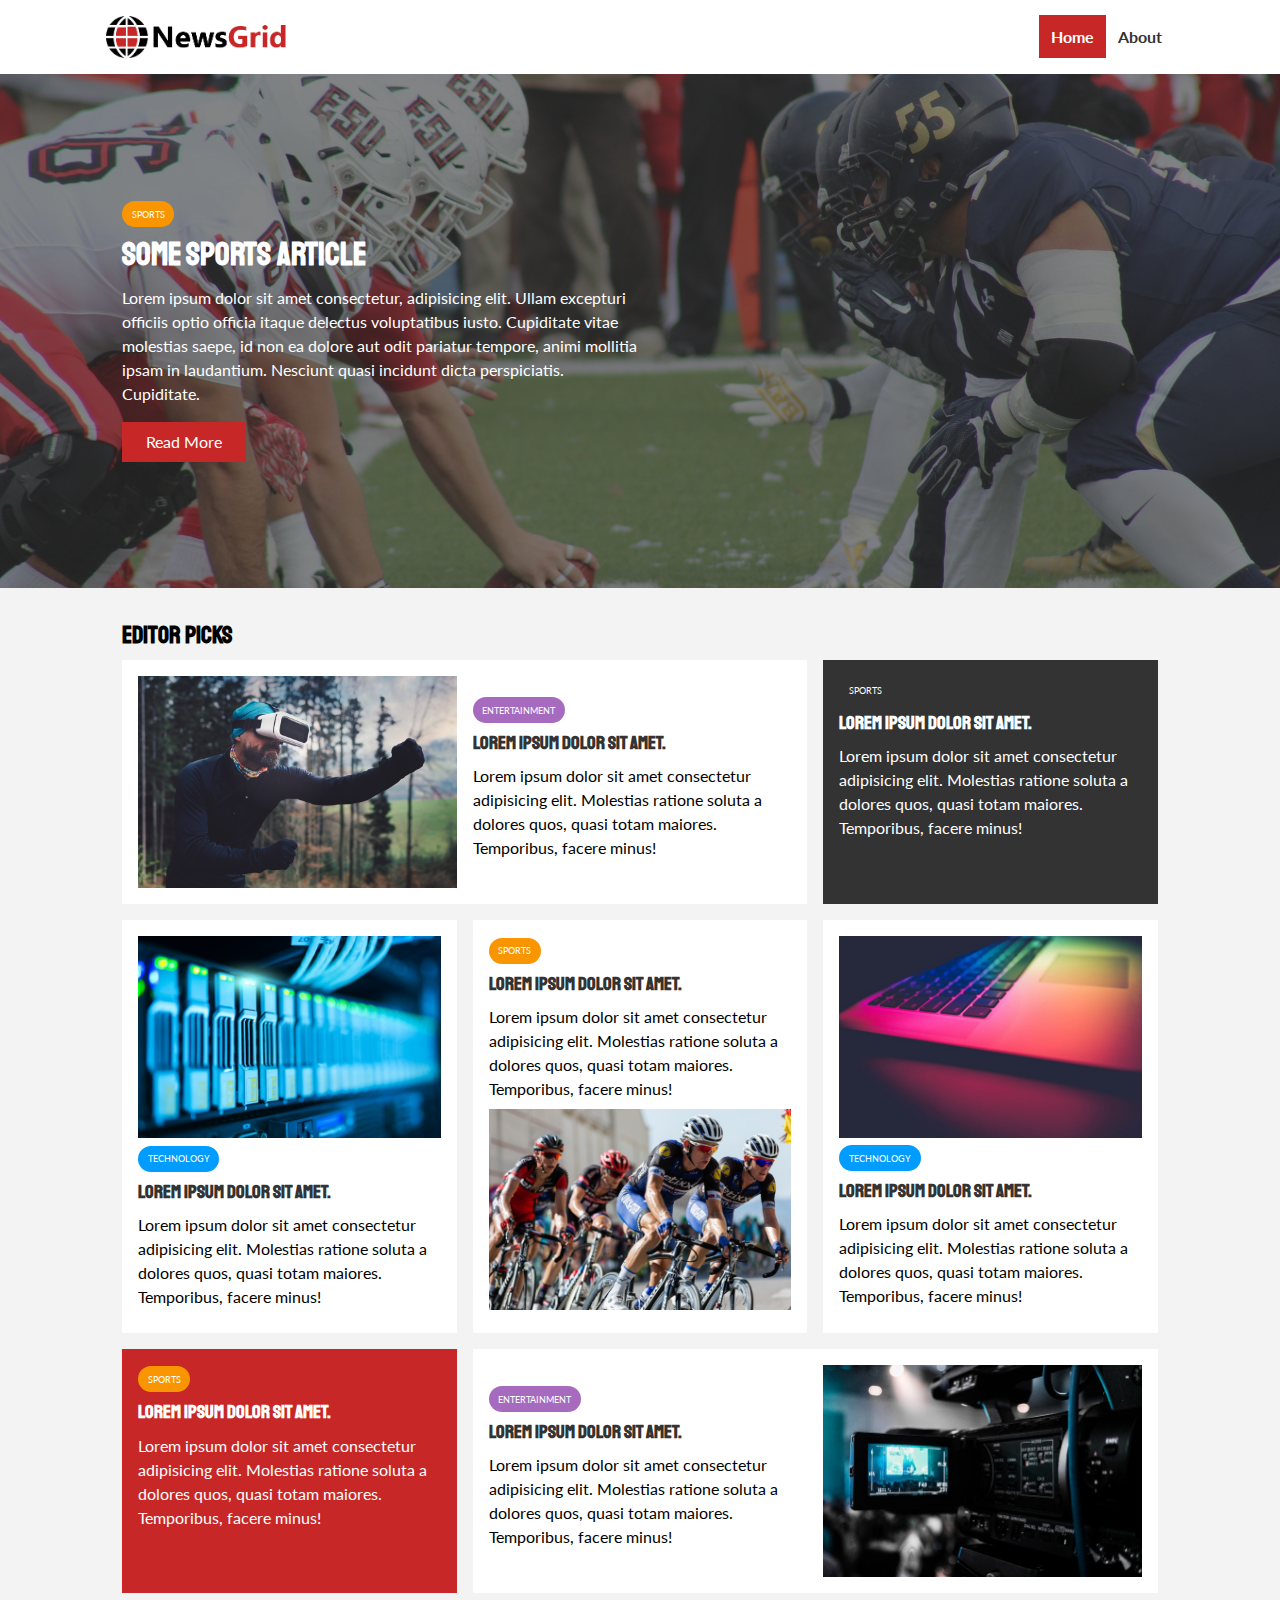
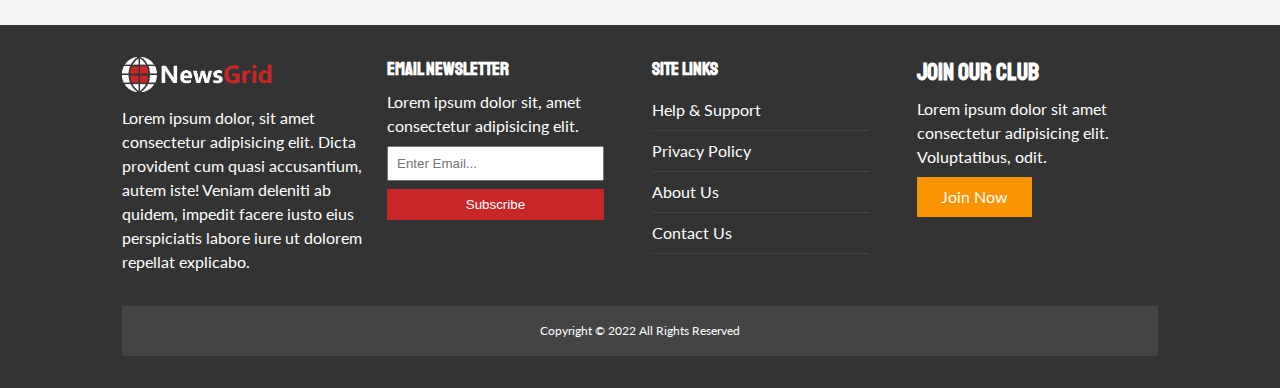
<file: index.html>
<!DOCTYPE html>
<html lang="en">
  <head>
    <meta charset="UTF-8" />
    <meta http-equiv="X-UA-Compatible" content="IE=edge" />
    <meta name="viewport" content="width=device-width, initial-scale=1.0" />
    <title>News Website</title>
    <link
      rel="stylesheet"
      href="https://use.fontawesome.com/releases/v5.15.4/css/all.css"
      integrity="sha384-DyZ88mC6Up2uqS4h/KRgHuoeGwBcD4Ng9SiP4dIRy0EXTlnuz47vAwmeGwVChigm"
      crossorigin="anonymous"
    />
    <link rel="preconnect" href="https://fonts.googleapis.com" />
    <link rel="preconnect" href="https://fonts.gstatic.com" crossorigin />
    <link
      href="https://fonts.googleapis.com/css2?family=Lato&family=Staatliches&display=swap"
      rel="stylesheet"
    />
    <link rel="shortcut icon" href="favicon.ico" type="image/x-icon" />
    <link rel="stylesheet" href="style.css" />
  </head>
  <body>
    <nav id="main-nav">
      <div class="container">
        <img src="./logo.png" alt="NewsWebsite" class="logo" />
        <div class="social">
          <a href="http://facebook.com" target="_blank"
            ><i class="fab fa-facebook fa-2x"></i
          ></a>
          <a href="http://twitter.com" target="_blank"
            ><i class="fab fa-twitter fa-2x"></i
          ></a>
          <a href="http://instagram.com" target="_blank"
            ><i class="fab fa-instagram fa-2x"></i
          ></a>
          <a href="http://youtube.com" target="_blank"
            ><i class="fab fa-youtube fa-2x"></i
          ></a>
        </div>
        <ul>
          <li><a class="currunt" href="index.html">Home</a></li>
          <li><a href="about.html">About</a></li>
        </ul>
      </div>
    </nav>
    <header id="showcase">
      <div class="container">
        <div class="showcase-container">
          <div class="showcase-content">
            <div class="category category-sports">Sports</div>
            <h1>Some Sports Article</h1>
            <p>
              Lorem ipsum dolor sit amet consectetur, adipisicing elit. Ullam
              excepturi officiis optio officia itaque delectus voluptatibus
              iusto. Cupiditate vitae molestias saepe, id non ea dolore aut odit
              pariatur tempore, animi mollitia ipsam in laudantium. Nesciunt
              quasi incidunt dicta perspiciatis. Cupiditate.
            </p>
            <a href="article.html" class="btn btn-primary">Read More</a>
          </div>
        </div>
      </div>
    </header>

    <section id="home-articles" class="py-2">
      <div class="container">
        <h2>Editor Picks</h2>
        <div class="article-container">
          <article class="card">
            <img src="./articles/ent1.jpg" alt="article-1" />
            <div>
              <div class="category category-ent">Entertainment</div>
              <h3>
                <a href="article.html">Lorem ipsum dolor sit amet.</a>
              </h3>
              <p>
                Lorem ipsum dolor sit amet consectetur adipisicing elit.
                Molestias ratione soluta a dolores quos, quasi totam maiores.
                Temporibus, facere minus!
              </p>
            </div>
          </article>
          <article class="card bg-dark">
            <div class="category">Sports</div>
            <h3>
              <a href="article.html">Lorem ipsum dolor sit amet.</a>
            </h3>
            <p>
              Lorem ipsum dolor sit amet consectetur adipisicing elit. Molestias
              ratione soluta a dolores quos, quasi totam maiores. Temporibus,
              facere minus!
            </p>
          </article>
          <article class="card">
            <img src="./articles/tech1.jpg" alt="" />
            <div class="category category-tech">Technology</div>
            <h3>
              <a href="article.html">Lorem ipsum dolor sit amet.</a>
            </h3>
            <p>
              Lorem ipsum dolor sit amet consectetur adipisicing elit. Molestias
              ratione soluta a dolores quos, quasi totam maiores. Temporibus,
              facere minus!
            </p>
          </article>
          <article class="card">
            <div class="category category-sports">Sports</div>
            <h3>
              <a href="article.html">Lorem ipsum dolor sit amet.</a>
            </h3>
            <p>
              Lorem ipsum dolor sit amet consectetur adipisicing elit. Molestias
              ratione soluta a dolores quos, quasi totam maiores. Temporibus,
              facere minus!
            </p>
            <img src="./articles/sports1.jpg" alt="" />
          </article>
          <article class="card">
            <img src="./articles/tech2.jpg" alt="" />
            <div class="category category-tech">Technology</div>
            <h3>
              <a href="article.html">Lorem ipsum dolor sit amet.</a>
            </h3>
            <p>
              Lorem ipsum dolor sit amet consectetur adipisicing elit. Molestias
              ratione soluta a dolores quos, quasi totam maiores. Temporibus,
              facere minus!
            </p>
          </article>
          <article class="card bg-primary">
            <div class="category category-sports">Sports</div>
            <h3>
              <a href="article.html">Lorem ipsum dolor sit amet.</a>
            </h3>
            <p>
              Lorem ipsum dolor sit amet consectetur adipisicing elit. Molestias
              ratione soluta a dolores quos, quasi totam maiores. Temporibus,
              facere minus!
            </p>
          </article>
          <article class="card">
            <div>
              <div class="category category-ent">Entertainment</div>
              <h3>
                <a href="article.html">Lorem ipsum dolor sit amet.</a>
              </h3>
              <p>
                Lorem ipsum dolor sit amet consectetur adipisicing elit.
                Molestias ratione soluta a dolores quos, quasi totam maiores.
                Temporibus, facere minus!
              </p>
            </div>
            <img src="./articles/ent2.jpg" alt="article-1" />
          </article>
        </div>
      </div>
    </section>
    <footer id="main-footer" class="py-2">
      <div class="container footer-container">
        <div>
          <img src="./logo_light.png" alt="" />
          <p>
            Lorem ipsum dolor, sit amet consectetur adipisicing elit. Dicta
            provident cum quasi accusantium, autem iste! Veniam deleniti ab
            quidem, impedit facere iusto eius perspiciatis labore iure ut
            dolorem repellat explicabo.
          </p>
        </div>
        <div>
          <h3>Email Newsletter</h3>
          <p>Lorem ipsum dolor sit, amet consectetur adipisicing elit.</p>
          <form>
            <input type="email" placeholder="Enter Email..." />
            <input type="submit" value="Subscribe" class="btn btn-primary" />
          </form>
        </div>
        <div>
          <h3>Site Links</h3>
          <ul class="list">
            <li><a href="#">Help & Support</a></li>
            <li><a href="#">Privacy Policy</a></li>
            <li><a href="#">About Us</a></li>
            <li><a href="#">Contact Us</a></li>
          </ul>
        </div>
        <div>
          <h2>Join our Club</h2>
          <p>
            Lorem ipsum dolor sit amet consectetur adipisicing elit.
            Voluptatibus, odit.
          </p>
          <a href="#" class="btn btn-secondary">Join Now</a>
        </div>
        <div>
          <p>Copyright &copy; 2022 All Rights Reserved</p>
        </div>
      </div>
    </footer>
  </body>
</html>
</file>
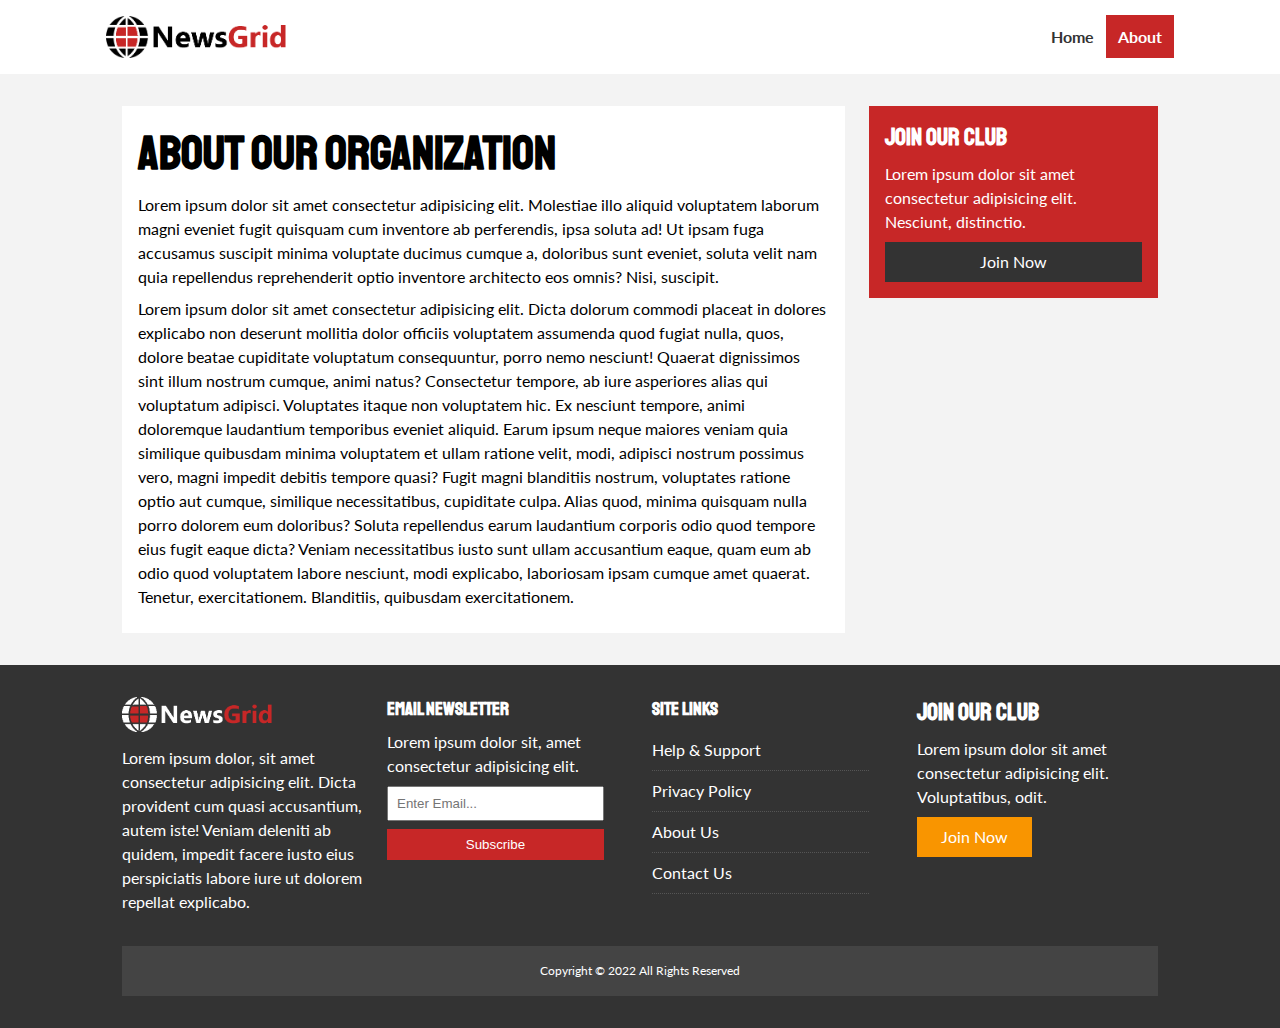
<file: about.html>
<!DOCTYPE html>
<html lang="en">
  <head>
    <meta charset="UTF-8" />
    <meta http-equiv="X-UA-Compatible" content="IE=edge" />
    <meta name="viewport" content="width=device-width, initial-scale=1.0" />
    <title>News Website | About</title>
    <link
      rel="stylesheet"
      href="https://use.fontawesome.com/releases/v5.15.4/css/all.css"
      integrity="sha384-DyZ88mC6Up2uqS4h/KRgHuoeGwBcD4Ng9SiP4dIRy0EXTlnuz47vAwmeGwVChigm"
      crossorigin="anonymous"
    />
    <link rel="preconnect" href="https://fonts.googleapis.com" />
    <link rel="preconnect" href="https://fonts.gstatic.com" crossorigin />
    <link
      href="https://fonts.googleapis.com/css2?family=Lato&family=Staatliches&display=swap"
      rel="stylesheet"
    />
    <link rel="shortcut icon" href="favicon.ico" type="image/x-icon" />
    <link rel="stylesheet" href="style.css" />
  </head>
  <body>
    <nav id="main-nav">
      <div class="container">
        <img src="./logo.png" alt="NewsWebsite" class="logo" />
        <div class="social">
          <a href="http://facebook.com" target="_blank"
            ><i class="fab fa-facebook fa-2x"></i
          ></a>
          <a href="http://twitter.com" target="_blank"
            ><i class="fab fa-twitter fa-2x"></i
          ></a>
          <a href="http://instagram.com" target="_blank"
            ><i class="fab fa-instagram fa-2x"></i
          ></a>
          <a href="http://youtube.com" target="_blank"
            ><i class="fab fa-youtube fa-2x"></i
          ></a>
        </div>
        <ul>
          <li><a href="index.html">Home</a></li>
          <li><a href="about.html" class="currunt">About</a></li>
        </ul>
      </div>
    </nav>

    <section id="about">
      <div class="container">
        <div class="page-container">
          <article class="card">
            <h1 class="l-heading">About our Organization</h1>
            <p>
              Lorem ipsum dolor sit amet consectetur adipisicing elit. Molestiae
              illo aliquid voluptatem laborum magni eveniet fugit quisquam cum
              inventore ab perferendis, ipsa soluta ad! Ut ipsam fuga accusamus
              suscipit minima voluptate ducimus cumque a, doloribus sunt
              eveniet, soluta velit nam quia repellendus reprehenderit optio
              inventore architecto eos omnis? Nisi, suscipit.
            </p>
            <p>
              Lorem ipsum dolor sit amet consectetur adipisicing elit. Dicta
              dolorum commodi placeat in dolores explicabo non deserunt mollitia
              dolor officiis voluptatem assumenda quod fugiat nulla, quos,
              dolore beatae cupiditate voluptatum consequuntur, porro nemo
              nesciunt! Quaerat dignissimos sint illum nostrum cumque, animi
              natus? Consectetur tempore, ab iure asperiores alias qui
              voluptatum adipisci. Voluptates itaque non voluptatem hic. Ex
              nesciunt tempore, animi doloremque laudantium temporibus eveniet
              aliquid. Earum ipsum neque maiores veniam quia similique quibusdam
              minima voluptatem et ullam ratione velit, modi, adipisci nostrum
              possimus vero, magni impedit debitis tempore quasi? Fugit magni
              blanditiis nostrum, voluptates ratione optio aut cumque, similique
              necessitatibus, cupiditate culpa. Alias quod, minima quisquam
              nulla porro dolorem eum doloribus? Soluta repellendus earum
              laudantium corporis odio quod tempore eius fugit eaque dicta?
              Veniam necessitatibus iusto sunt ullam accusantium eaque, quam eum
              ab odio quod voluptatem labore nesciunt, modi explicabo,
              laboriosam ipsam cumque amet quaerat. Tenetur, exercitationem.
              Blanditiis, quibusdam exercitationem.
            </p>
          </article>
          <aside class="card bg-primary">
            <h2>Join our Club</h2>
            <p>
              Lorem ipsum dolor sit amet consectetur adipisicing elit. Nesciunt,
              distinctio.
            </p>
            <a href="#" class="btn btn-dark btn-block">Join Now</a>
          </aside>
        </div>
      </div>
    </section>

    <footer id="main-footer" class="py-2">
      <div class="container footer-container">
        <div>
          <img src="./logo_light.png" alt="" />
          <p>
            Lorem ipsum dolor, sit amet consectetur adipisicing elit. Dicta
            provident cum quasi accusantium, autem iste! Veniam deleniti ab
            quidem, impedit facere iusto eius perspiciatis labore iure ut
            dolorem repellat explicabo.
          </p>
        </div>
        <div>
          <h3>Email Newsletter</h3>
          <p>Lorem ipsum dolor sit, amet consectetur adipisicing elit.</p>
          <form>
            <input type="email" placeholder="Enter Email..." />
            <input type="submit" value="Subscribe" class="btn btn-primary" />
          </form>
        </div>
        <div>
          <h3>Site Links</h3>
          <ul class="list">
            <li><a href="#">Help & Support</a></li>
            <li><a href="#">Privacy Policy</a></li>
            <li><a href="#">About Us</a></li>
            <li><a href="#">Contact Us</a></li>
          </ul>
        </div>
        <div>
          <h2>Join our Club</h2>
          <p>
            Lorem ipsum dolor sit amet consectetur adipisicing elit.
            Voluptatibus, odit.
          </p>
          <a href="#" class="btn btn-secondary">Join Now</a>
        </div>
        <div>
          <p>Copyright &copy; 2022 All Rights Reserved</p>
        </div>
      </div>
    </footer>
  </body>
</html>
</file>
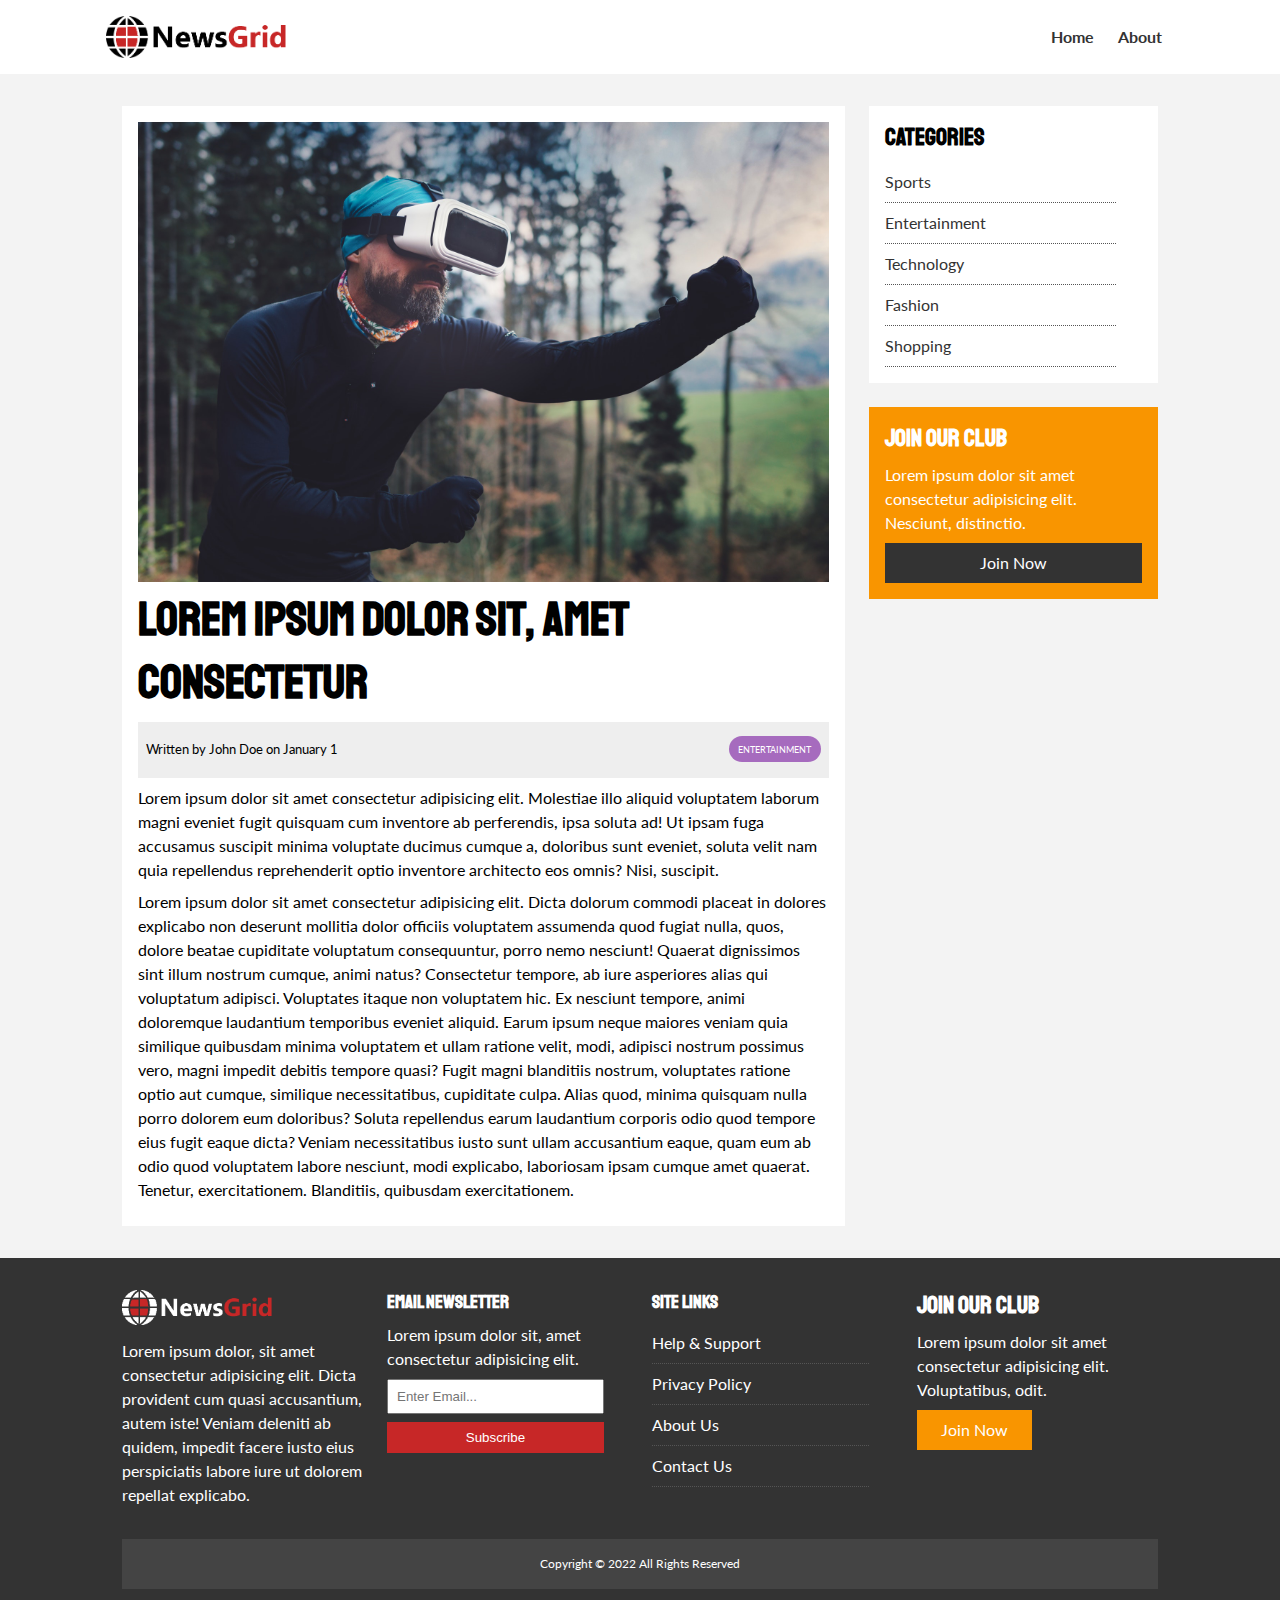
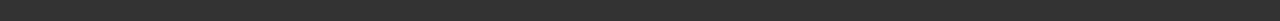
<file: article.html>
<!DOCTYPE html>
<html lang="en">
  <head>
    <meta charset="UTF-8" />
    <meta http-equiv="X-UA-Compatible" content="IE=edge" />
    <meta name="viewport" content="width=device-width, initial-scale=1.0" />
    <title>News Website | Article</title>
    <link
      rel="stylesheet"
      href="https://use.fontawesome.com/releases/v5.15.4/css/all.css"
      integrity="sha384-DyZ88mC6Up2uqS4h/KRgHuoeGwBcD4Ng9SiP4dIRy0EXTlnuz47vAwmeGwVChigm"
      crossorigin="anonymous"
    />
    <link rel="preconnect" href="https://fonts.googleapis.com" />
    <link rel="preconnect" href="https://fonts.gstatic.com" crossorigin />
    <link
      href="https://fonts.googleapis.com/css2?family=Lato&family=Staatliches&display=swap"
      rel="stylesheet"
    />
    <link rel="shortcut icon" href="favicon.ico" type="image/x-icon" />
    <link rel="stylesheet" href="style.css" />
  </head>
  <body>
    <nav id="main-nav">
      <div class="container">
        <img src="./logo.png" alt="NewsWebsite" class="logo" />
        <div class="social">
          <a href="http://facebook.com" target="_blank"
            ><i class="fab fa-facebook fa-2x"></i
          ></a>
          <a href="http://twitter.com" target="_blank"
            ><i class="fab fa-twitter fa-2x"></i
          ></a>
          <a href="http://instagram.com" target="_blank"
            ><i class="fab fa-instagram fa-2x"></i
          ></a>
          <a href="http://youtube.com" target="_blank"
            ><i class="fab fa-youtube fa-2x"></i
          ></a>
        </div>
        <ul>
          <li><a href="index.html">Home</a></li>
          <li><a href="about.html">About</a></li>
        </ul>
      </div>
    </nav>

    <section id="article">
      <div class="container">
        <div class="page-container">
          <article class="card">
            <img src="./articles/ent1.jpg" alt="" />
            <h1 class="l-heading">Lorem ipsum dolor sit, amet consectetur</h1>
            <div class="meta">
              <small>
                <i class="fa fa-user"></i>Written by John Doe on January
                1</small
              >
              <div class="category category-ent">Entertainment</div>
            </div>
            <p>
              Lorem ipsum dolor sit amet consectetur adipisicing elit. Molestiae
              illo aliquid voluptatem laborum magni eveniet fugit quisquam cum
              inventore ab perferendis, ipsa soluta ad! Ut ipsam fuga accusamus
              suscipit minima voluptate ducimus cumque a, doloribus sunt
              eveniet, soluta velit nam quia repellendus reprehenderit optio
              inventore architecto eos omnis? Nisi, suscipit.
            </p>
            <p>
              Lorem ipsum dolor sit amet consectetur adipisicing elit. Dicta
              dolorum commodi placeat in dolores explicabo non deserunt mollitia
              dolor officiis voluptatem assumenda quod fugiat nulla, quos,
              dolore beatae cupiditate voluptatum consequuntur, porro nemo
              nesciunt! Quaerat dignissimos sint illum nostrum cumque, animi
              natus? Consectetur tempore, ab iure asperiores alias qui
              voluptatum adipisci. Voluptates itaque non voluptatem hic. Ex
              nesciunt tempore, animi doloremque laudantium temporibus eveniet
              aliquid. Earum ipsum neque maiores veniam quia similique quibusdam
              minima voluptatem et ullam ratione velit, modi, adipisci nostrum
              possimus vero, magni impedit debitis tempore quasi? Fugit magni
              blanditiis nostrum, voluptates ratione optio aut cumque, similique
              necessitatibus, cupiditate culpa. Alias quod, minima quisquam
              nulla porro dolorem eum doloribus? Soluta repellendus earum
              laudantium corporis odio quod tempore eius fugit eaque dicta?
              Veniam necessitatibus iusto sunt ullam accusantium eaque, quam eum
              ab odio quod voluptatem labore nesciunt, modi explicabo,
              laboriosam ipsam cumque amet quaerat. Tenetur, exercitationem.
              Blanditiis, quibusdam exercitationem.
            </p>
          </article>

          <aside id="categories" class="card">
            <h2>Categories</h2>
            <ul class="list">
              <li>
                <a href="#"><i class="fas fa-chevron-right"></i>Sports</a>
              </li>
              <li>
                <a href="#"
                  ><i class="fas fa-chevron-right"></i>Entertainment</a
                >
              </li>
              <li>
                <a href="#"><i class="fas fa-chevron-right"></i>Technology</a>
              </li>
              <li>
                <a href="#"><i class="fas fa-chevron-right"></i>Fashion</a>
              </li>
              <li>
                <a href="#"><i class="fas fa-chevron-right"></i>Shopping</a>
              </li>
            </ul>
          </aside>

          <aside class="card bg-secondary">
            <h2>Join our Club</h2>
            <p>
              Lorem ipsum dolor sit amet consectetur adipisicing elit. Nesciunt,
              distinctio.
            </p>
            <a href="#" class="btn btn-dark btn-block">Join Now</a>
          </aside>
        </div>
      </div>
    </section>

    <footer id="main-footer" class="py-2">
      <div class="container footer-container">
        <div>
          <img src="./logo_light.png" alt="" />
          <p>
            Lorem ipsum dolor, sit amet consectetur adipisicing elit. Dicta
            provident cum quasi accusantium, autem iste! Veniam deleniti ab
            quidem, impedit facere iusto eius perspiciatis labore iure ut
            dolorem repellat explicabo.
          </p>
        </div>
        <div>
          <h3>Email Newsletter</h3>
          <p>Lorem ipsum dolor sit, amet consectetur adipisicing elit.</p>
          <form>
            <input type="email" placeholder="Enter Email..." />
            <input type="submit" value="Subscribe" class="btn btn-primary" />
          </form>
        </div>
        <div>
          <h3>Site Links</h3>
          <ul class="list">
            <li><a href="#">Help & Support</a></li>
            <li><a href="#">Privacy Policy</a></li>
            <li><a href="#">About Us</a></li>
            <li><a href="#">Contact Us</a></li>
          </ul>
        </div>
        <div>
          <h2>Join our Club</h2>
          <p>
            Lorem ipsum dolor sit amet consectetur adipisicing elit.
            Voluptatibus, odit.
          </p>
          <a href="#" class="btn btn-secondary">Join Now</a>
        </div>
        <div>
          <p>Copyright &copy; 2022 All Rights Reserved</p>
        </div>
      </div>
    </footer>
  </body>
</html>
</file>
<file: style.css>
:root {
  --primary-color: #c72727;
  --secondary-color: #f99500;
  --light-color: #f3f3f3;
  --dark-color: #333;
  --max-width: 1100px;
}

.category {
  --sports-color: #f99500;
  --ent-color: #a66bbe;
  --tech-color: #009cff;
}

* {
  margin: 0;
  padding: 0;
  box-sizing: border-box;
}

body {
  font-family: "Lato", sans-serif;
  line-height: 1.5;
  background: var(--light-color);
}

a {
  color: #333;
  text-decoration: none;
}

ul {
  list-style: none;
}
p {
  margin: 0.5rem 0;
}

img {
  width: 100%;
}

h1,
h2,
h3,
h4,
h5,
h6 {
  font-family: "Staatliches", cursive;
  margin-bottom: 0.55rem;
  line-height: 1.3;
}

.container {
  max-width: var(--max-width);
  margin: auto;
  padding: 0 2rem;
  overflow: hidden;
}

.category {
  display: inline-block;
  font-size: 0.55rem;
  color: #fff;
  text-transform: uppercase;
  padding: 0.4rem 0.6rem;
  border-radius: 15px;
  margin-bottom: 0.5rem;
}
.card {
  background: #fff;
  padding: 1rem;
}

.l-heading {
  font-size: 3rem;
}

.category-sports {
  background: var(--sports-color);
}
.category-ent {
  background: var(--ent-color);
}
.category-tech {
  background: var(--tech-color);
}

.bg-dark {
  color: #fff;
  background: var(--dark-color);
}

.bg-primary {
  color: #fff;
  background: var(--primary-color);
}
.bg-secondary {
  color: #fff;
  background: var(--secondary-color);
}

.bg-dark h1,
.bg-dark h2,
.bg-dark h3,
.bg-dark a,
.bg-primary h1,
.bg-primary h2,
.bg-primary h3,
.bg-primary a,
.bg-secondary h1,
.bg-secondary h2,
.bg-secondary h3,
.bg-secondary a {
  color: #fff;
}

.py-1 {
  padding: 1.5rem 0;
}
.py-2 {
  padding: 2rem 0;
}
.py-3 {
  padding: 3rem 0;
}
.p-1 {
  padding: 1rem;
}
.p-2 {
  padding: 2rem;
}
.p-3 {
  padding: 3rem;
}

.list li {
  padding: 0.5rem 0;
  border-bottom: #555 dotted 1px;
  width: 90%;
}
.list li a:hover {
  color: var(--primary-color) !important;
}

.page-container {
  display: grid;
  grid-template-columns: 5fr 2fr;
  margin: 2rem 0;
  grid-gap: 1.5rem;
}

.page-container > *:first-child {
  grid-row: 1 / span 6;
}

#main-nav {
  background: #fff;
  position: sticky;
  top: 0;
  z-index: 2;
}

#main-nav .container {
  display: grid;
  grid-template-columns: 6fr 3fr 2fr;
  padding: 1rem;
  align-items: center;
}

#main-nav .logo {
  width: 180px;
}

#main-nav ul {
  justify-self: end;
  display: flex;
}

#main-nav ul li a {
  padding: 0.75rem;
  font-weight: bold;
}

#main-nav ul li a.currunt {
  background: var(--primary-color);
  color: #fff;
}

#main-nav ul li a:hover {
  background: var(--light-color);
  color: var(--dark-color);
}

#main-nav .social {
  justify-self: center;
}

#main-nav .social i {
  color: #777;
  margin-right: 0.5rem;
}

#showcase {
  color: #fff;
  background: #333;
  padding: 2rem;
  position: relative;
}

#showcase:before {
  content: "";
  background: url("./featured.jpg") no-repeat center center/cover;
  position: absolute;
  top: 0;
  left: 0;
  width: 100%;
  height: 100%;
  opacity: 0.4;
}

#showcase .showcase-container {
  display: grid;
  grid-template-columns: 1fr 1fr;
  justify-content: center;
  align-items: center;
  height: 50vh;
}

.showcase-container .showcase-content {
  z-index: 1;
}

.btn {
  display: inline-block;
  color: #fff;
  border: none;
  background: var(--dark-color);
  padding: 0.5rem 1.5rem;
}

.btn:hover {
  opacity: 0.9;
}

.btn-block {
  display: block;
  width: 100%;
  text-align: center;
}

.btn-primary {
  background: var(--primary-color);
}
.btn-light {
  background: var(--light-color);
}
.btn-secondary {
  background: var(--secondary-color);
}

.showcase-container .showcase-content p {
  margin-bottom: 1rem;
}

#home-articles .article-container {
  display: grid;
  grid-template-columns: 1fr 1fr 1fr;
  grid-gap: 1rem;
}

#home-articles .article-container > *:first-child,
#home-articles .article-container > *:last-child {
  display: grid;
  grid-template-columns: 1fr 1fr;
  grid-gap: 1rem;
  align-items: center;
  grid-column: 1 / span 2;
}
#article .meta {
  display: flex;
  justify-content: space-between;
  align-items: center;
  background: #eee;
  padding: 0.5rem;
}

#article .meta .category {
  margin-top: 0.4rem;
}

#home-articles .article-container > *:last-child {
  grid-column: 2 / span 2;
}

#main-footer {
  background: var(--dark-color);
  color: #fff;
}

#main-footer img {
  width: 150px;
}

#main-footer a {
  color: #fff;
}

#main-footer .footer-container {
  display: grid;
  grid-template-columns: 1fr 1fr 1fr 1fr;
  grid-gap: 1.5rem;
}

#main-footer .footer-container > *:last-child {
  background: #444;
  grid-column: 1 / span 4;
  padding: 0.5rem;
  text-align: center;
  font-size: 0.75rem;
}

#main-footer .footer-container input[type="email"] {
  width: 90%;
  padding: 0.5rem;
  margin-bottom: 0.5rem;
}

#main-footer .footer-container input[type="submit"] {
  width: 90%;
}
</file>
